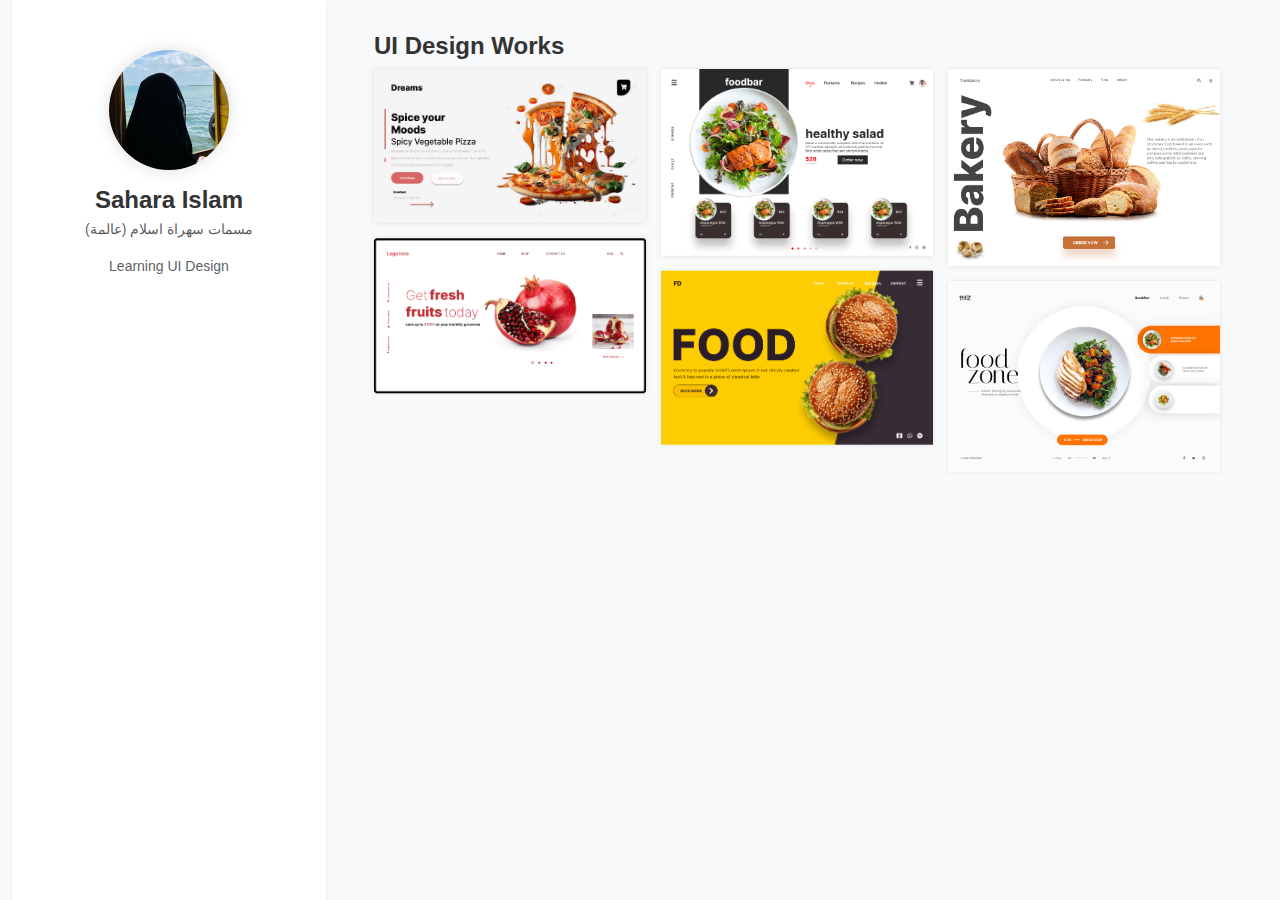
<file: index.html>
<!DOCTYPE html>
<html lang="en">
<head>
    <meta charset="UTF-8">
    <meta name="viewport" content="width=device-width, initial-scale=1.0">
    <title>Sahara Islam - Portfolio</title>
    <link rel="icon" href="/images/favicon.png">
    <link rel="stylesheet" href="/css/bootstrap.min.css">
    <link rel="stylesheet" href="/css/fancybox.css"/>
    <link rel="stylesheet" href="/css/styles.css">
</head>
<body class="bg-light">
    <div class="container-fluid vh-100 d-flex flex-column flex-md-row">
        <!-- Left Sidebar (Personal Info) -->
        <aside class="bg-white shadow-sm d-flex flex-column align-items-center">
            <img src="/images/profile_photo.jpg" class="rounded-circle" alt="Sahara Islam">
            <h2 class="text-center mb-1">Sahara Islam</h2>
            <p class="text-center small text-muted mb-3">مسمات سهراة اسلام  (عالمة)</p>
            <p class="text-center small text-muted m-0">Learning UI Design</p>
            <!-- <p class="email"><a href="mailto:am.saharaislam@gmail.com">am.saharaislam@gmail.com</a></p> -->
            <!-- <ul class="nav flex-row text-center mt-2">
                <li class="nav-item">
                    <a class="nav-link text-dark" href="#ui-design">UI Design</a>
                </li>
                <li class="nav-item">
                    <a class="nav-link text-dark" href="#photography">Photography</a>
                </li>
                <li class="nav-item">
                    <a class="nav-link text-dark" href="#contact">Contact</a>
                </li>
            </ul> -->
        </aside>

        <!-- Right Content Section -->
        <main class="flex-grow-1">
            <!-- UI Design Section -->
            <section id="ui-design" class="mb-5">
                <h2>UI Design Works</h2>              
                <div class="grid">
                    <div class="grid-sizer"></div>
                        <!-- Items will be appended dynamically here -->
                        <!-- <div class="grid-item">
                            <a href="/images/ui/Group 65.png" data-fancybox="gallery-ui">
                                <img src="/images/ui/Group 65.png" />
                            </a>
                        </div>
                        <div class="grid-item">
                            <a href="/images/ui/Group 81.png" data-fancybox="gallery-ui">
                                <img src="/images/ui/Group 81.png" />
                            </a>
                        </div> -->
                  </div>                  
            </section>

            <!-- Photography Section -->
            <!-- <section id="photography" class="mb-5">
                <h2>Photography Works</h2>
                <div class="row g-3">
                    <div class="col-6 col-md-4 col-lg-3">
                        <img src="https://via.placeholder.com/300x200" class="img-fluid rounded" alt="Photography 1">
                    </div>
                    <div class="col-6 col-md-4 col-lg-3">
                        <img src="https://via.placeholder.com/300x200" class="img-fluid rounded" alt="Photography 2">
                    </div>
                </div>
            </section> -->

            <!-- Contact Section -->
            <!-- <section id="contact">
                <p>Email: <a href="mailto:am.saharaislam@gmail.com">am.saharaislam@gmail.com</a></p>
            </section> -->
        </main>
    </div>

    <script src="/js/jquery-3.7.1.min.js"></script>
    <script src="/js/bootstrap.bundle.min.js"></script>
    <script src="/js/masonry.pkgd.min.js"></script>
    <script src="/js/imagesloaded.pkgd.js"></script>
    <script src="/js/fancybox.umd.js"></script>
    <script src="/js/uiImages.js"></script>
    <script src="/js/script.js"></script>
</body>
</html>
</file>
<file: css/styles.css>
body {
    font-family: Arial, sans-serif;
}

aside {
    min-width: 250px; /* Smaller width for sidebar */
    padding-top: 50px;
    flex: 0 0 25%;
}

aside img {
    margin-bottom: 1rem;
    width: 120px; /* Smaller profile image */
    height: 120px;
    box-shadow: 0px 0px 15px 2px rgba(0,0,0,0.1);
}

@media (max-width: 768px) {
  aside {
    flex: 0 0 240px;
    padding-top: 30px;
  }

  aside h2{
    font-size: large;
  }

  aside img {
    margin-bottom: .5rem;
    width: 80px;
    height: 80px;
  }
}

main {
    overflow-y: auto;
    padding: 2rem 3rem;
}

@media (max-width: 768px) {
  main {
    overflow-y: unset;
    padding: 2rem 1rem;
  }
  main h2{
    text-align: center;
    font-size: large;
  }
}

.nav-link {
    font-size: 1rem;
    transition: color 0.3s;
}

.nav-link:hover {
    color: #007bff;
}

h2 {
    font-size: 1.5rem;
    font-weight: bold;
    color: #333;
}

.email{
    margin-top: -8px;
}
.email a{
    font-size: x-small;
    color: #555;
    text-decoration: none;
}


* { box-sizing: border-box; }

/* force scrollbar */
/* html { overflow-y: scroll; } */

/* ---- grid ---- */

.grid {
  /* background: #DDD; */
}

/* clear fix */
.grid:after {
  content: '';
  display: block;
  clear: both;
}

/* ---- .grid-item ---- */

.grid-sizer,
.grid-item {
  width: calc((100% - 30px) / 3); /* Subtract gutter from total width */
}

.grid-item {
  float: left;
  /* vertical gutter */
  margin-bottom: 15px;
}

.grid-item img {
  display: block;
  max-width: 100%;
  transition: transform 0.3s ease;
  box-shadow: 0px 0px 5px 0px rgba(0,0,0,0.1);
}

.grid-item img:hover {
    transform: scale(1.05);
}

@media (max-width: 768px) { /* Target devices with width <= 768px */
  .grid-item {
      width: 100% !important; /* Ensure full width */
  }

  .grid-item img {
      width: 100%; /* Scale the image to fit its container */
      height: auto; /* Maintain aspect ratio */
  }
}
</file>
